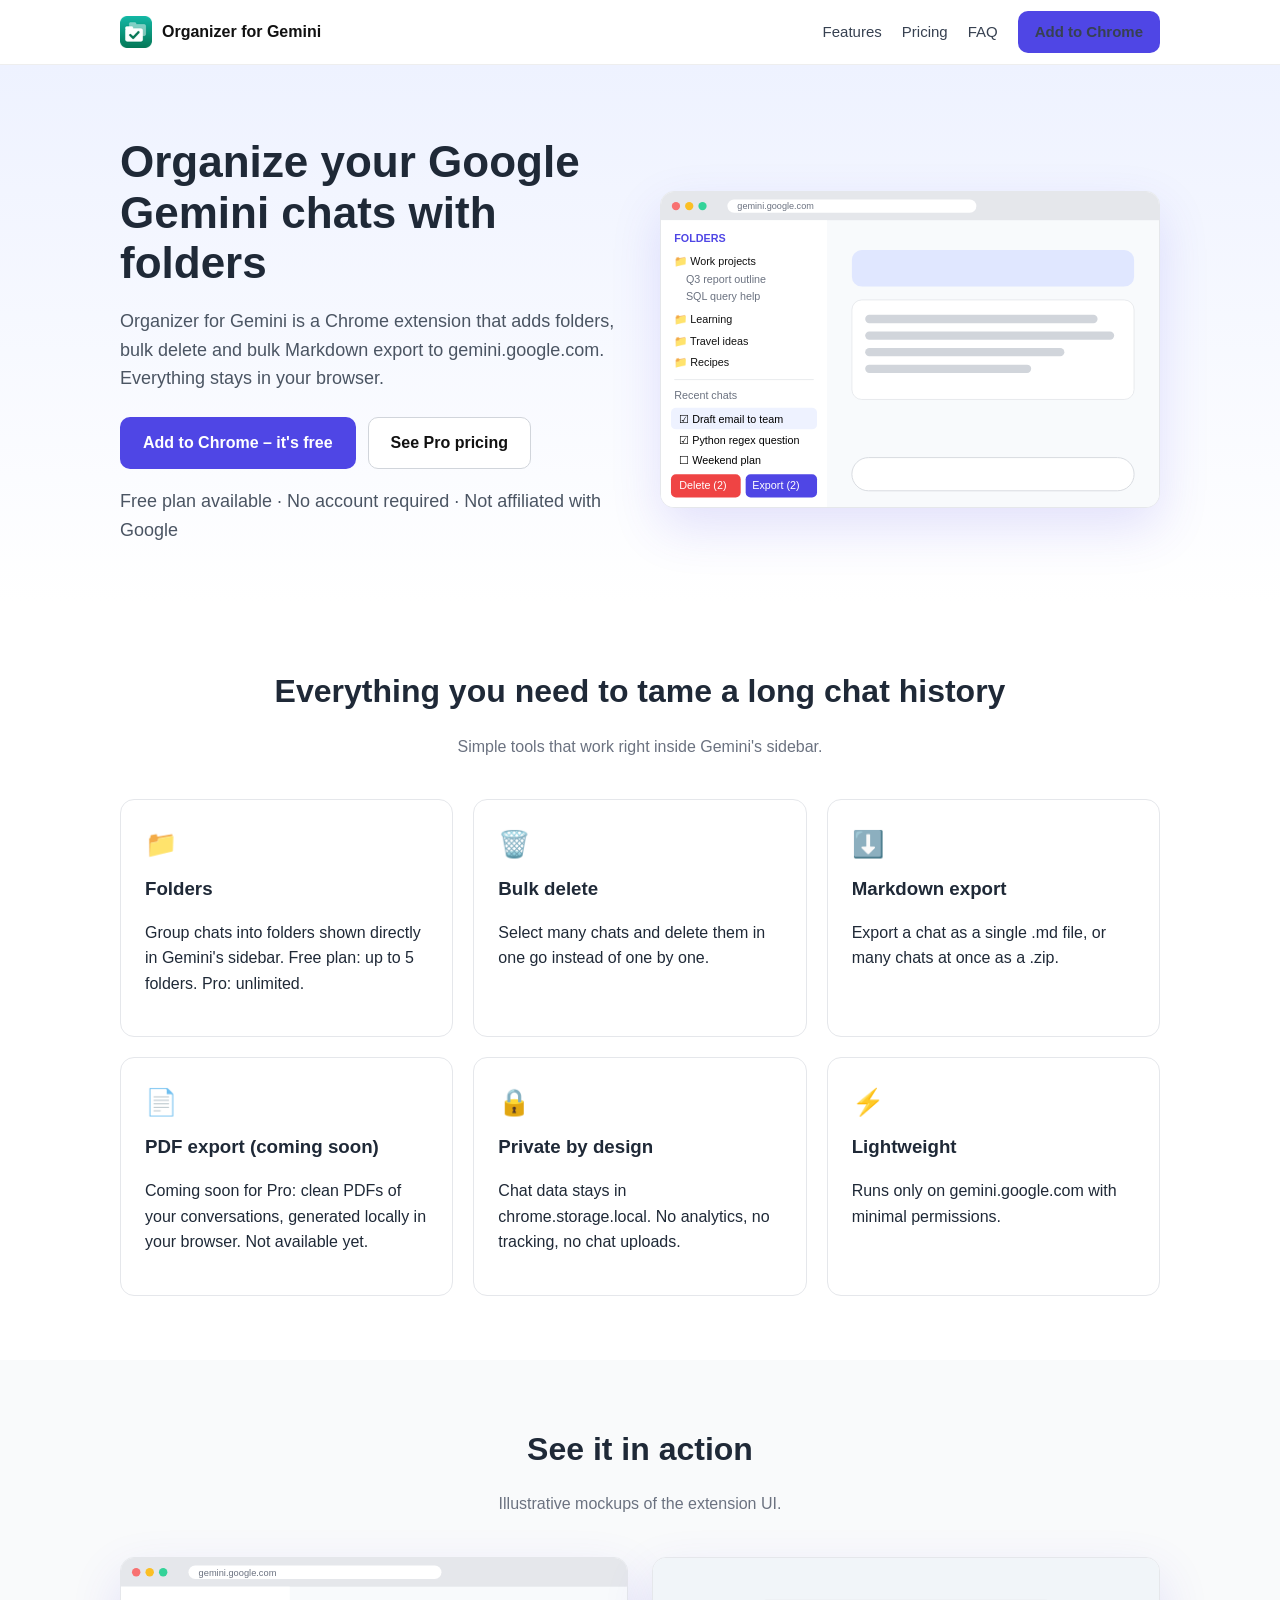
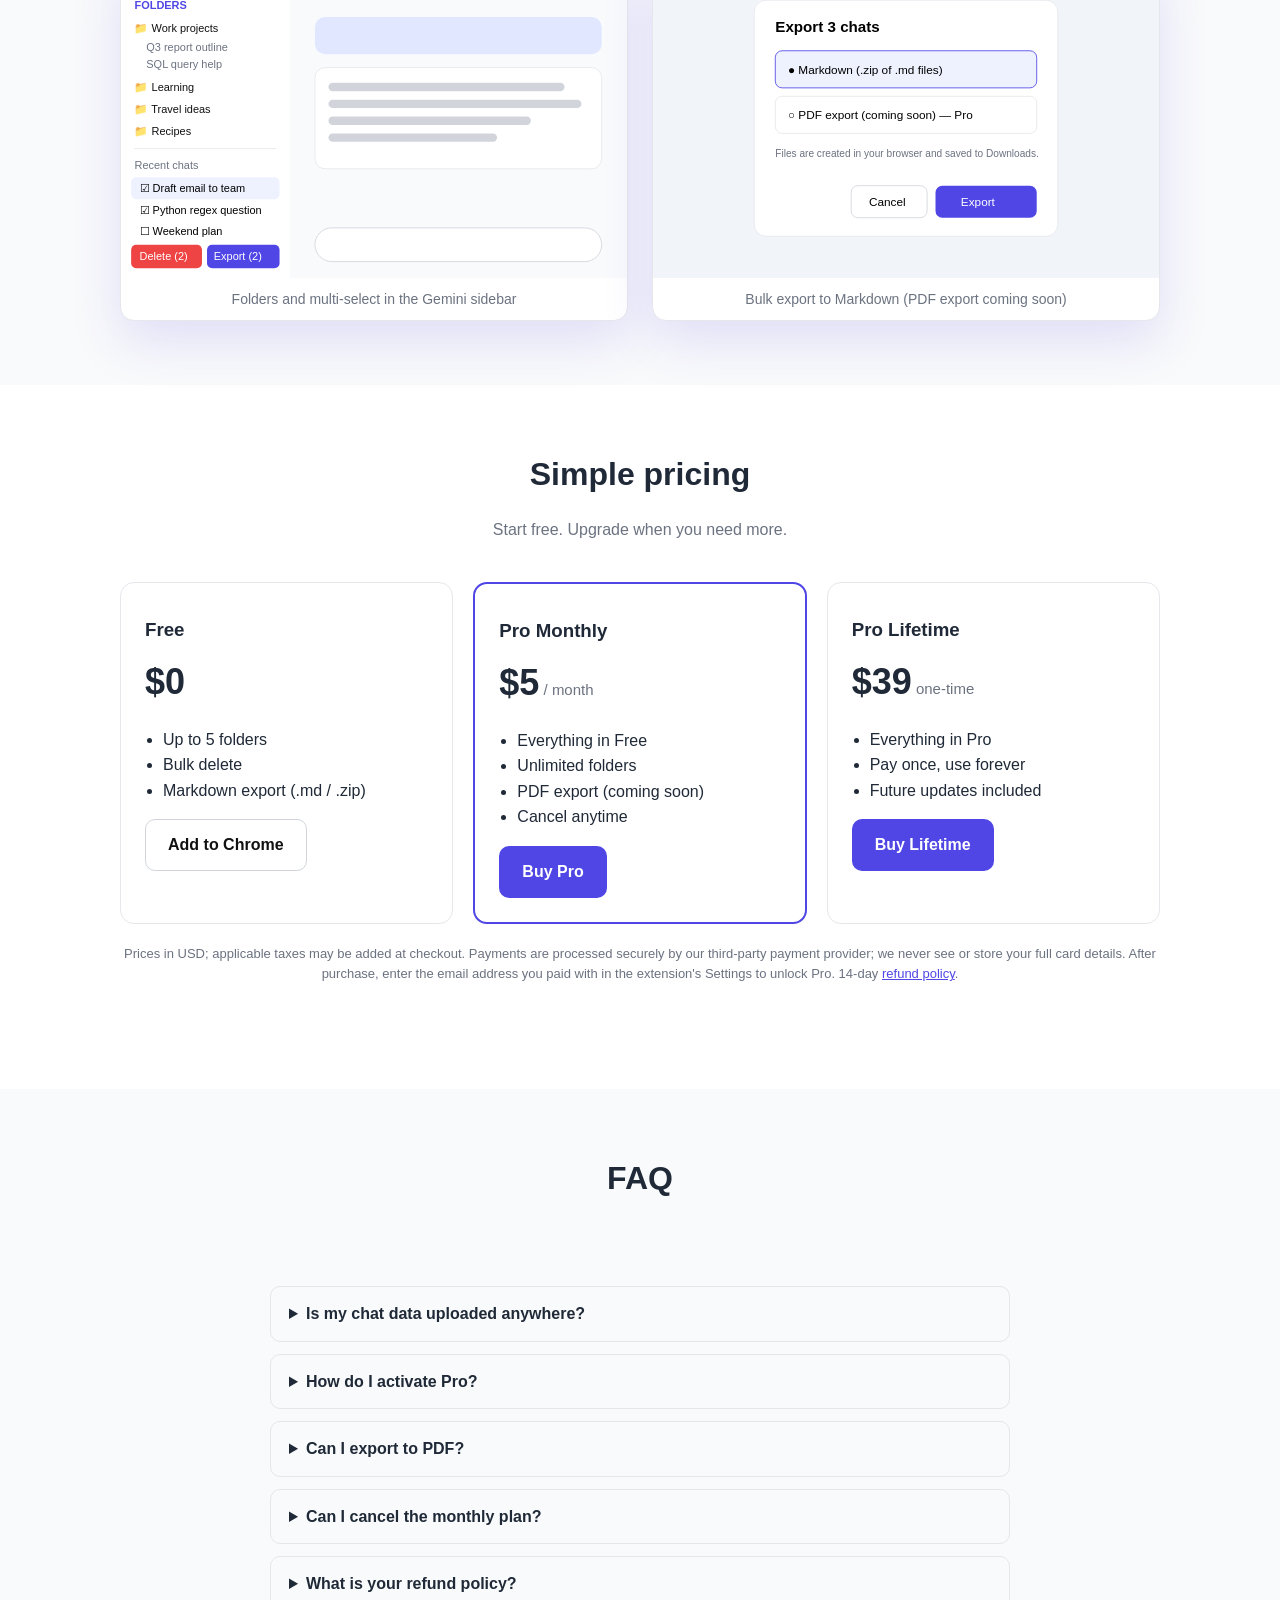
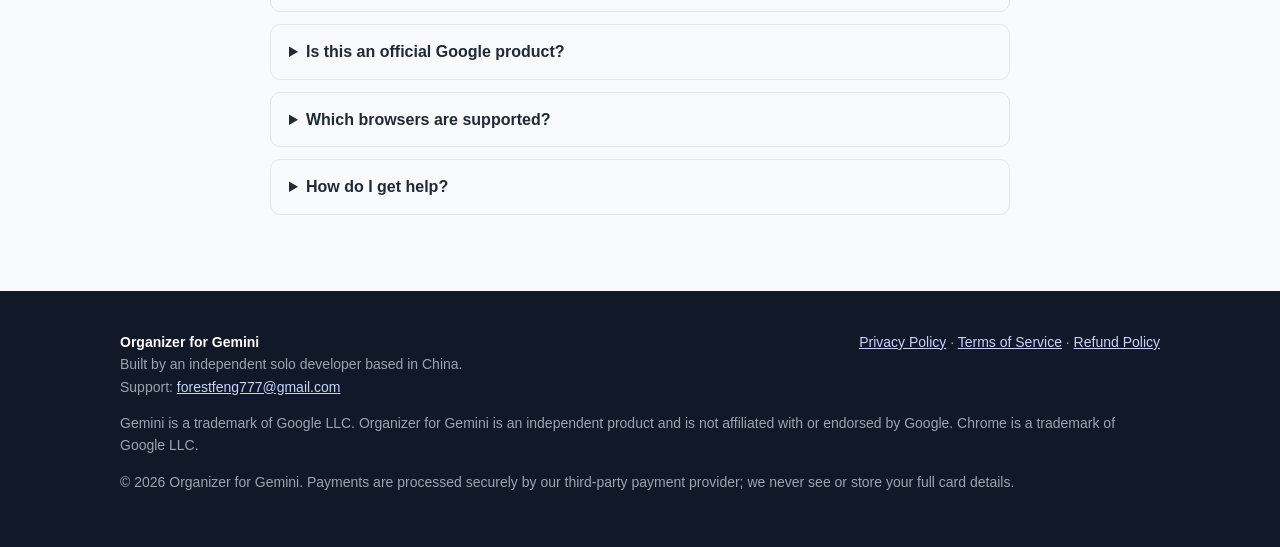
<file: index.html>
<!DOCTYPE html><html lang="en"><head><meta charset="utf-8"><meta name="viewport" content="width=device-width,initial-scale=1">
<title>Organizer for Gemini – Folders, Bulk Delete & Export for Gemini Chats</title><link rel="canonical" href="https://gemini.ownthecost.com/"><meta name="description" content="Organizer for Gemini: folders, bulk delete and Markdown export for Google Gemini chats (PDF export coming soon). A Chrome extension.">
<link rel="icon" href="assets/icon48.png"><link rel="stylesheet" href="assets/style.css"><script src="assets/config.js"></script></head><body>
<header class="nav"><div class="wrap"><a class="brand" href="index.html"><img src="assets/icon48.png" alt="">Organizer for Gemini</a>
<nav><a href="index.html#features">Features</a><a href="index.html#pricing">Pricing</a><a href="index.html#faq">FAQ</a><a class="btn btn-primary" data-link="CHROME_WEB_STORE_URL" href="#" style="padding:8px 16px">Add to Chrome</a></nav></div></header>
<section class="hero"><div class="wrap"><div><h1>Organize your Google Gemini chats with folders</h1>
<p>Organizer for Gemini is a Chrome extension that adds folders, bulk delete and bulk Markdown export to gemini.google.com. Everything stays in your browser.</p>
<div class="cta"><a class="btn btn-primary" data-link="CHROME_WEB_STORE_URL" href="#">Add to Chrome – it's free</a><a class="btn btn-ghost" href="#pricing">See Pro pricing</a></div>
<p class="small">Free plan available · No account required · Not affiliated with Google</p></div><div class="mock"><svg viewBox="0 0 600 380" xmlns="http://www.w3.org/2000/svg" font-family="Arial" font-size="13"><rect width="600" height="380" fill="#f8fafc"/><rect width="600" height="34" fill="#e5e7eb"/><circle cx="18" cy="17" r="5" fill="#f87171"/><circle cx="34" cy="17" r="5" fill="#fbbf24"/><circle cx="50" cy="17" r="5" fill="#34d399"/><rect x="80" y="9" width="300" height="16" rx="8" fill="#fff"/><text x="92" y="21" fill="#6b7280" font-size="11">gemini.google.com</text>
<rect y="34" width="200" height="346" fill="#fff"/><text x="16" y="60" font-weight="bold" fill="#4f46e5">FOLDERS</text>
<g fill="#111"><text x="16" y="88">📁 Work projects</text><text x="30" y="110" fill="#6b7280">Q3 report outline</text><text x="30" y="130" fill="#6b7280">SQL query help</text><text x="16" y="158">📁 Learning</text><text x="16" y="184">📁 Travel ideas</text><text x="16" y="210">📁 Recipes</text></g>
<line x1="16" x2="184" y1="226" y2="226" stroke="#e5e7eb"/><text x="16" y="250" fill="#6b7280">Recent chats</text><rect x="12" y="260" width="176" height="26" rx="6" fill="#eef2ff"/><text x="22" y="278">☑ Draft email to team</text><text x="22" y="304">☑ Python regex question</text><text x="22" y="328">☐ Weekend plan</text>
<rect x="12" y="340" width="84" height="28" rx="6" fill="#ef4444"/><text x="22" y="358" fill="#fff">Delete (2)</text><rect x="102" y="340" width="86" height="28" rx="6" fill="#4f46e5"/><text x="110" y="358" fill="#fff">Export (2)</text>
<rect x="230" y="70" width="340" height="44" rx="12" fill="#e0e7ff"/><rect x="230" y="130" width="340" height="120" rx="12" fill="#fff" stroke="#e5e7eb"/><g fill="#d1d5db"><rect x="246" y="148" width="280" height="10" rx="5"/><rect x="246" y="168" width="300" height="10" rx="5"/><rect x="246" y="188" width="240" height="10" rx="5"/><rect x="246" y="208" width="200" height="10" rx="5"/></g><rect x="230" y="320" width="340" height="40" rx="20" fill="#fff" stroke="#d1d5db"/></svg></div></div></section>
<section id="features"><div class="wrap"><h2>Everything you need to tame a long chat history</h2><p class="sub">Simple tools that work right inside Gemini's sidebar.</p><div class="grid3">
<div class="card"><div class="ic">📁</div><h3>Folders</h3><p>Group chats into folders shown directly in Gemini's sidebar. Free plan: up to 5 folders. Pro: unlimited.</p></div>
<div class="card"><div class="ic">🗑️</div><h3>Bulk delete</h3><p>Select many chats and delete them in one go instead of one by one.</p></div>
<div class="card"><div class="ic">⬇️</div><h3>Markdown export</h3><p>Export a chat as a single .md file, or many chats at once as a .zip.</p></div>
<div class="card"><div class="ic">📄</div><h3>PDF export (coming soon)</h3><p>Coming soon for Pro: clean PDFs of your conversations, generated locally in your browser. Not available yet.</p></div>
<div class="card"><div class="ic">🔒</div><h3>Private by design</h3><p>Chat data stays in chrome.storage.local. No analytics, no tracking, no chat uploads.</p></div>
<div class="card"><div class="ic">⚡</div><h3>Lightweight</h3><p>Runs only on gemini.google.com with minimal permissions.</p></div></div></div></section>
<section style="background:#f9fafb"><div class="wrap"><h2>See it in action</h2><p class="sub">Illustrative mockups of the extension UI.</p><div class="shots">
<figure class="mock" style="margin:0"><svg viewBox="0 0 600 380" xmlns="http://www.w3.org/2000/svg" font-family="Arial" font-size="13"><rect width="600" height="380" fill="#f8fafc"/><rect width="600" height="34" fill="#e5e7eb"/><circle cx="18" cy="17" r="5" fill="#f87171"/><circle cx="34" cy="17" r="5" fill="#fbbf24"/><circle cx="50" cy="17" r="5" fill="#34d399"/><rect x="80" y="9" width="300" height="16" rx="8" fill="#fff"/><text x="92" y="21" fill="#6b7280" font-size="11">gemini.google.com</text>
<rect y="34" width="200" height="346" fill="#fff"/><text x="16" y="60" font-weight="bold" fill="#4f46e5">FOLDERS</text>
<g fill="#111"><text x="16" y="88">📁 Work projects</text><text x="30" y="110" fill="#6b7280">Q3 report outline</text><text x="30" y="130" fill="#6b7280">SQL query help</text><text x="16" y="158">📁 Learning</text><text x="16" y="184">📁 Travel ideas</text><text x="16" y="210">📁 Recipes</text></g>
<line x1="16" x2="184" y1="226" y2="226" stroke="#e5e7eb"/><text x="16" y="250" fill="#6b7280">Recent chats</text><rect x="12" y="260" width="176" height="26" rx="6" fill="#eef2ff"/><text x="22" y="278">☑ Draft email to team</text><text x="22" y="304">☑ Python regex question</text><text x="22" y="328">☐ Weekend plan</text>
<rect x="12" y="340" width="84" height="28" rx="6" fill="#ef4444"/><text x="22" y="358" fill="#fff">Delete (2)</text><rect x="102" y="340" width="86" height="28" rx="6" fill="#4f46e5"/><text x="110" y="358" fill="#fff">Export (2)</text>
<rect x="230" y="70" width="340" height="44" rx="12" fill="#e0e7ff"/><rect x="230" y="130" width="340" height="120" rx="12" fill="#fff" stroke="#e5e7eb"/><g fill="#d1d5db"><rect x="246" y="148" width="280" height="10" rx="5"/><rect x="246" y="168" width="300" height="10" rx="5"/><rect x="246" y="188" width="240" height="10" rx="5"/><rect x="246" y="208" width="200" height="10" rx="5"/></g><rect x="230" y="320" width="340" height="40" rx="20" fill="#fff" stroke="#d1d5db"/></svg><figcaption>Folders and multi-select in the Gemini sidebar</figcaption></figure><figure class="mock" style="margin:0"><svg viewBox="0 0 600 380" xmlns="http://www.w3.org/2000/svg" font-family="Arial" font-size="14"><rect width="600" height="380" fill="#f1f5f9"/><rect x="120" y="50" width="360" height="280" rx="14" fill="#fff" stroke="#e5e7eb"/><text x="145" y="88" font-size="18" font-weight="bold">Export 3 chats</text>
<g><rect x="145" y="110" width="310" height="44" rx="8" fill="#eef2ff" stroke="#4f46e5"/><text x="160" y="137">● Markdown (.zip of .md files)</text><rect x="145" y="164" width="310" height="44" rx="8" fill="#fff" stroke="#e5e7eb"/><text x="160" y="191">○ PDF export (coming soon) — Pro</text></g>
<text x="145" y="236" fill="#6b7280" font-size="12">Files are created in your browser and saved to Downloads.</text><rect x="335" y="270" width="120" height="38" rx="8" fill="#4f46e5"/><text x="365" y="294" fill="#fff">Export</text><rect x="235" y="270" width="90" height="38" rx="8" fill="#fff" stroke="#d1d5db"/><text x="256" y="294">Cancel</text></svg><figcaption>Bulk export to Markdown (PDF export coming soon)</figcaption></figure></div></div></section>
<section id="pricing"><div class="wrap"><h2>Simple pricing</h2><p class="sub">Start free. Upgrade when you need more.</p><div class="pricing">
<div class="card"><h3>Free</h3><div class="price">$0</div><ul><li>Up to 5 folders</li><li>Bulk delete</li><li>Markdown export (.md / .zip)</li></ul><a class="btn btn-ghost" data-link="CHROME_WEB_STORE_URL" href="#">Add to Chrome</a></div>
<div class="card featured"><h3>Pro Monthly</h3><div class="price">$5<span> / month</span></div><ul><li>Everything in Free</li><li>Unlimited folders</li><li>PDF export (coming soon)</li><li>Cancel anytime</li></ul><a class="btn btn-primary" data-link="CHECKOUT_MONTHLY_URL" href="#">Buy Pro</a></div>
<div class="card"><h3>Pro Lifetime</h3><div class="price">$39<span> one-time</span></div><ul><li>Everything in Pro</li><li>Pay once, use forever</li><li>Future updates included</li></ul><a class="btn btn-primary" data-link="CHECKOUT_LIFETIME_URL" href="#">Buy Lifetime</a></div></div>
<p class="sub small" style="margin-top:20px">Prices in USD; applicable taxes may be added at checkout. Payments are processed securely by our third-party payment provider; we never see or store your full card details. After purchase, enter the email address you paid with in the extension's Settings to unlock Pro. 14-day <a href="refund.html">refund policy</a>.</p></div></section>
<section id="faq" style="background:#f9fafb"><div class="wrap" style="max-width:780px"><h2>FAQ</h2><p class="sub">&nbsp;</p>
<details><summary>Is my chat data uploaded anywhere?</summary><p>No. Folders and cached titles are stored locally in your browser (chrome.storage.local). Exports are generated in your browser. The only network request is license validation, which sends only your purchase email and a random installation ID.</p></details>
<details><summary>How do I activate Pro?</summary><p>Open the extension's Settings, enter the email address you used at checkout and click Activate.</p></details>
<details><summary>Can I export to PDF?</summary><p>Not yet. PDF export is coming soon for Pro. Today you can export any chat to Markdown (.md), or several chats as a .zip, on the free plan.</p></details>
<details><summary>Can I cancel the monthly plan?</summary><p>Yes, anytime. You keep Pro until the end of the paid period. Use the link in your receipt email or contact support.</p></details>
<details><summary>What is your refund policy?</summary><p>Full refund within 14 days of purchase, no questions asked. See the <a href="refund.html">Refund Policy</a>.</p></details>
<details><summary>Is this an official Google product?</summary><p>No. Organizer for Gemini is an independent extension, not affiliated with or endorsed by Google.</p></details>
<details><summary>Which browsers are supported?</summary><p>Google Chrome and most Chromium-based browsers (e.g. Edge, Brave) that support Chrome Web Store extensions.</p></details>
<details><summary>How do I get help?</summary><p>Email <a data-email href="mailto:forestfeng777@gmail.com">forestfeng777@gmail.com</a>. We usually reply within 1–2 business days.</p></details></div></section><footer><div class="wrap"><div class="cols"><div><strong style="color:#fff">Organizer for Gemini</strong><br>Built by an independent solo developer based in China.<br>Support: <a data-email href="mailto:forestfeng777@gmail.com">forestfeng777@gmail.com</a></div>
<div><a href="privacy.html">Privacy Policy</a> · <a href="terms.html">Terms of Service</a> · <a href="refund.html">Refund Policy</a></div></div>
<p>Gemini is a trademark of Google LLC. Organizer for Gemini is an independent product and is not affiliated with or endorsed by Google. Chrome is a trademark of Google LLC.</p>
<p>&copy; <span id="year">2026</span> Organizer for Gemini. Payments are processed securely by our third-party payment provider; we never see or store your full card details.</p></div></footer></body></html>
</file>
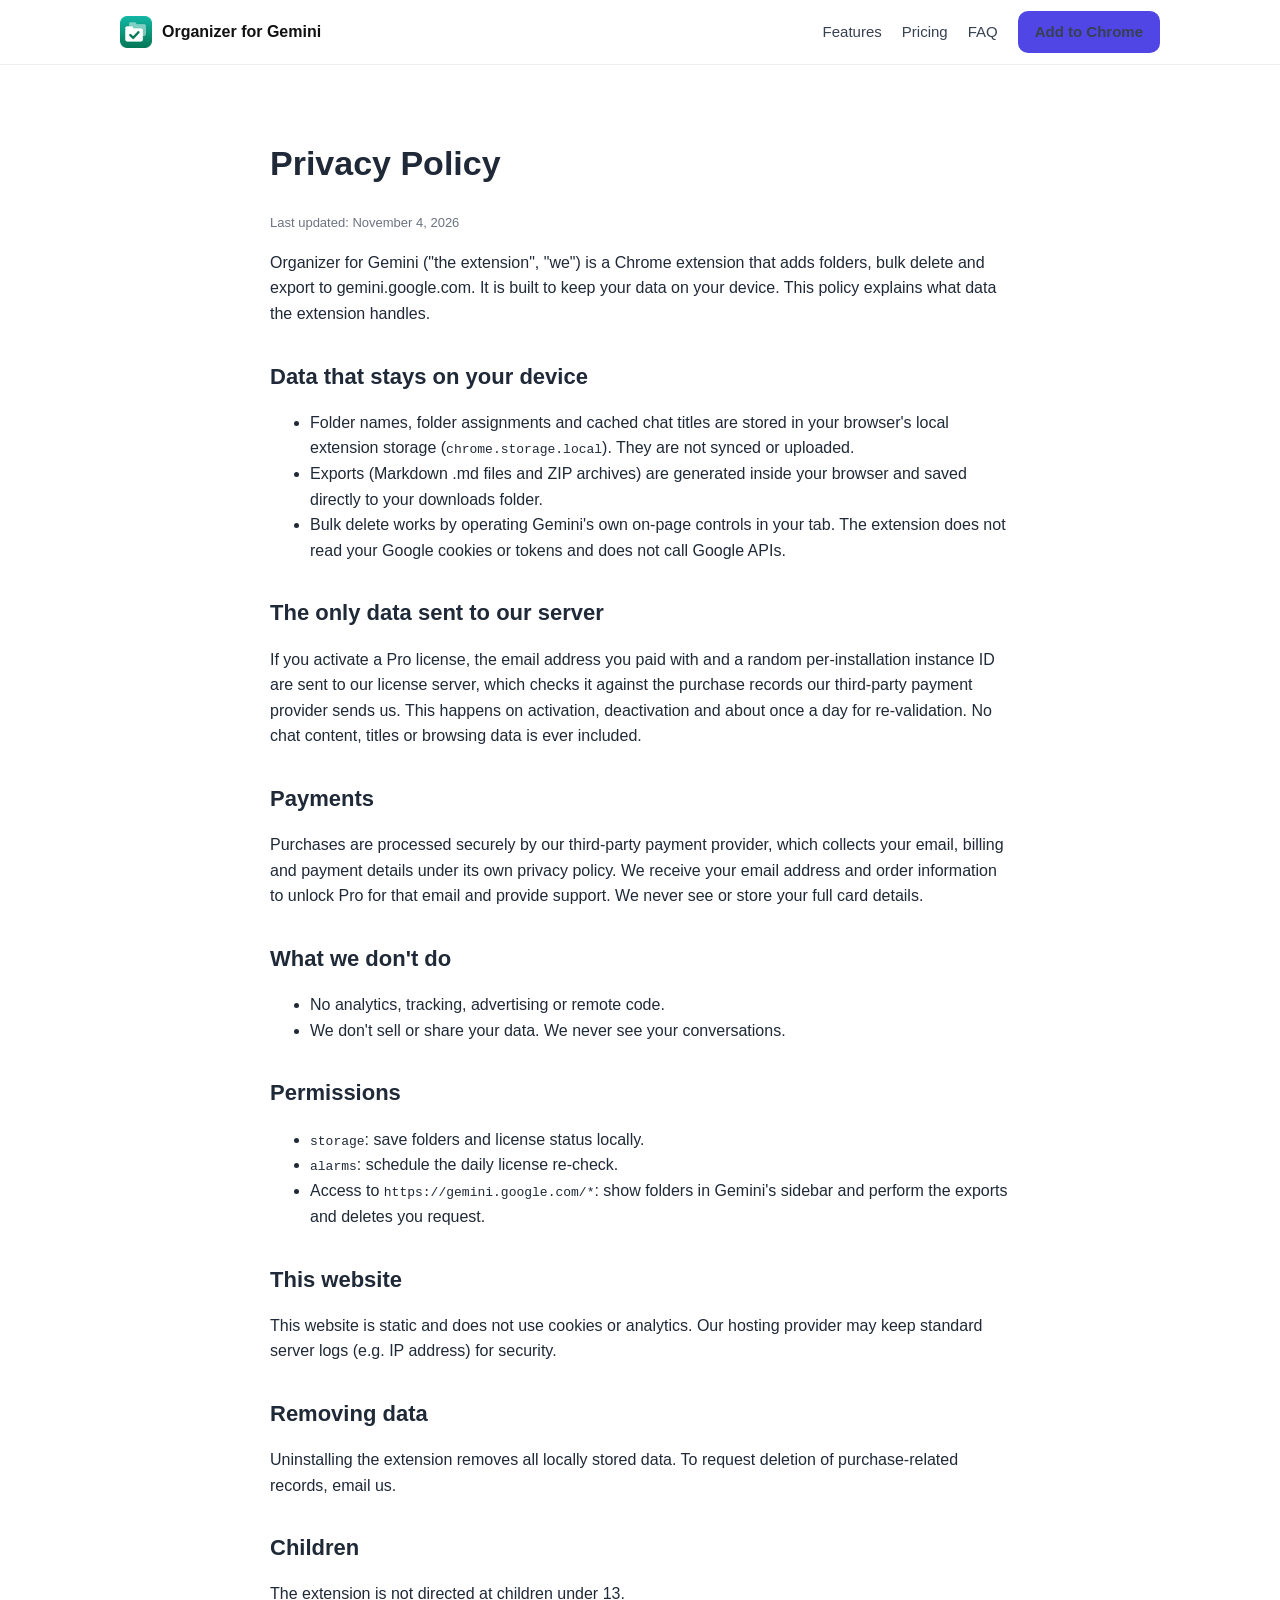
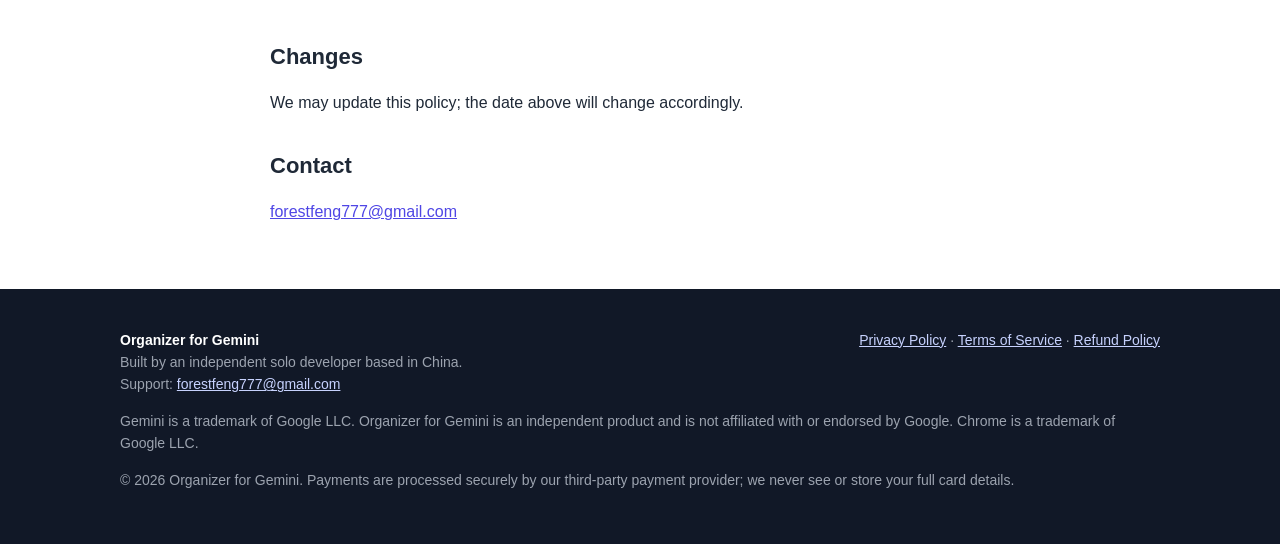
<file: privacy.html>
<!DOCTYPE html><html lang="en"><head><meta charset="utf-8"><meta name="viewport" content="width=device-width,initial-scale=1">
<title>Privacy Policy – Organizer for Gemini</title><link rel="canonical" href="https://gemini.ownthecost.com/privacy.html"><meta name="description" content="Organizer for Gemini: folders, bulk delete and Markdown export for Google Gemini chats (PDF export coming soon). A Chrome extension.">
<link rel="icon" href="assets/icon48.png"><link rel="stylesheet" href="assets/style.css"><script src="assets/config.js"></script></head><body>
<header class="nav"><div class="wrap"><a class="brand" href="index.html"><img src="assets/icon48.png" alt="">Organizer for Gemini</a>
<nav><a href="index.html#features">Features</a><a href="index.html#pricing">Pricing</a><a href="index.html#faq">FAQ</a><a class="btn btn-primary" data-link="CHROME_WEB_STORE_URL" href="#" style="padding:8px 16px">Add to Chrome</a></nav></div></header><main class="legal"><h1>Privacy Policy</h1><p class="small">Last updated: November 4, 2026</p><p>Organizer for Gemini ("the extension", "we") is a Chrome extension that adds folders, bulk delete and export to gemini.google.com. It is built to keep your data on your device. This policy explains what data the extension handles.</p>
<h2>Data that stays on your device</h2><ul><li>Folder names, folder assignments and cached chat titles are stored in your browser's local extension storage (<code>chrome.storage.local</code>). They are not synced or uploaded.</li><li>Exports (Markdown .md files and ZIP archives) are generated inside your browser and saved directly to your downloads folder.</li><li>Bulk delete works by operating Gemini's own on-page controls in your tab. The extension does not read your Google cookies or tokens and does not call Google APIs.</li></ul>
<h2>The only data sent to our server</h2><p>If you activate a Pro license, the email address you paid with and a random per-installation instance ID are sent to our license server, which checks it against the purchase records our third-party payment provider sends us. This happens on activation, deactivation and about once a day for re-validation. No chat content, titles or browsing data is ever included.</p>
<h2>Payments</h2><p>Purchases are processed securely by our third-party payment provider, which collects your email, billing and payment details under its own privacy policy. We receive your email address and order information to unlock Pro for that email and provide support. We never see or store your full card details.</p>
<h2>What we don't do</h2><ul><li>No analytics, tracking, advertising or remote code.</li><li>We don't sell or share your data. We never see your conversations.</li></ul>
<h2>Permissions</h2><ul><li><code>storage</code>: save folders and license status locally.</li><li><code>alarms</code>: schedule the daily license re-check.</li><li>Access to <code>https://gemini.google.com/*</code>: show folders in Gemini's sidebar and perform the exports and deletes you request.</li></ul>
<h2>This website</h2><p>This website is static and does not use cookies or analytics. Our hosting provider may keep standard server logs (e.g. IP address) for security.</p>
<h2>Removing data</h2><p>Uninstalling the extension removes all locally stored data. To request deletion of purchase-related records, email us.</p>
<h2>Children</h2><p>The extension is not directed at children under 13.</p>
<h2>Changes</h2><p>We may update this policy; the date above will change accordingly.</p>
<h2>Contact</h2><p><a data-email href="mailto:forestfeng777@gmail.com">forestfeng777@gmail.com</a></p></main><footer><div class="wrap"><div class="cols"><div><strong style="color:#fff">Organizer for Gemini</strong><br>Built by an independent solo developer based in China.<br>Support: <a data-email href="mailto:forestfeng777@gmail.com">forestfeng777@gmail.com</a></div>
<div><a href="privacy.html">Privacy Policy</a> · <a href="terms.html">Terms of Service</a> · <a href="refund.html">Refund Policy</a></div></div>
<p>Gemini is a trademark of Google LLC. Organizer for Gemini is an independent product and is not affiliated with or endorsed by Google. Chrome is a trademark of Google LLC.</p>
<p>&copy; <span id="year">2026</span> Organizer for Gemini. Payments are processed securely by our third-party payment provider; we never see or store your full card details.</p></div></footer></body></html>
</file>
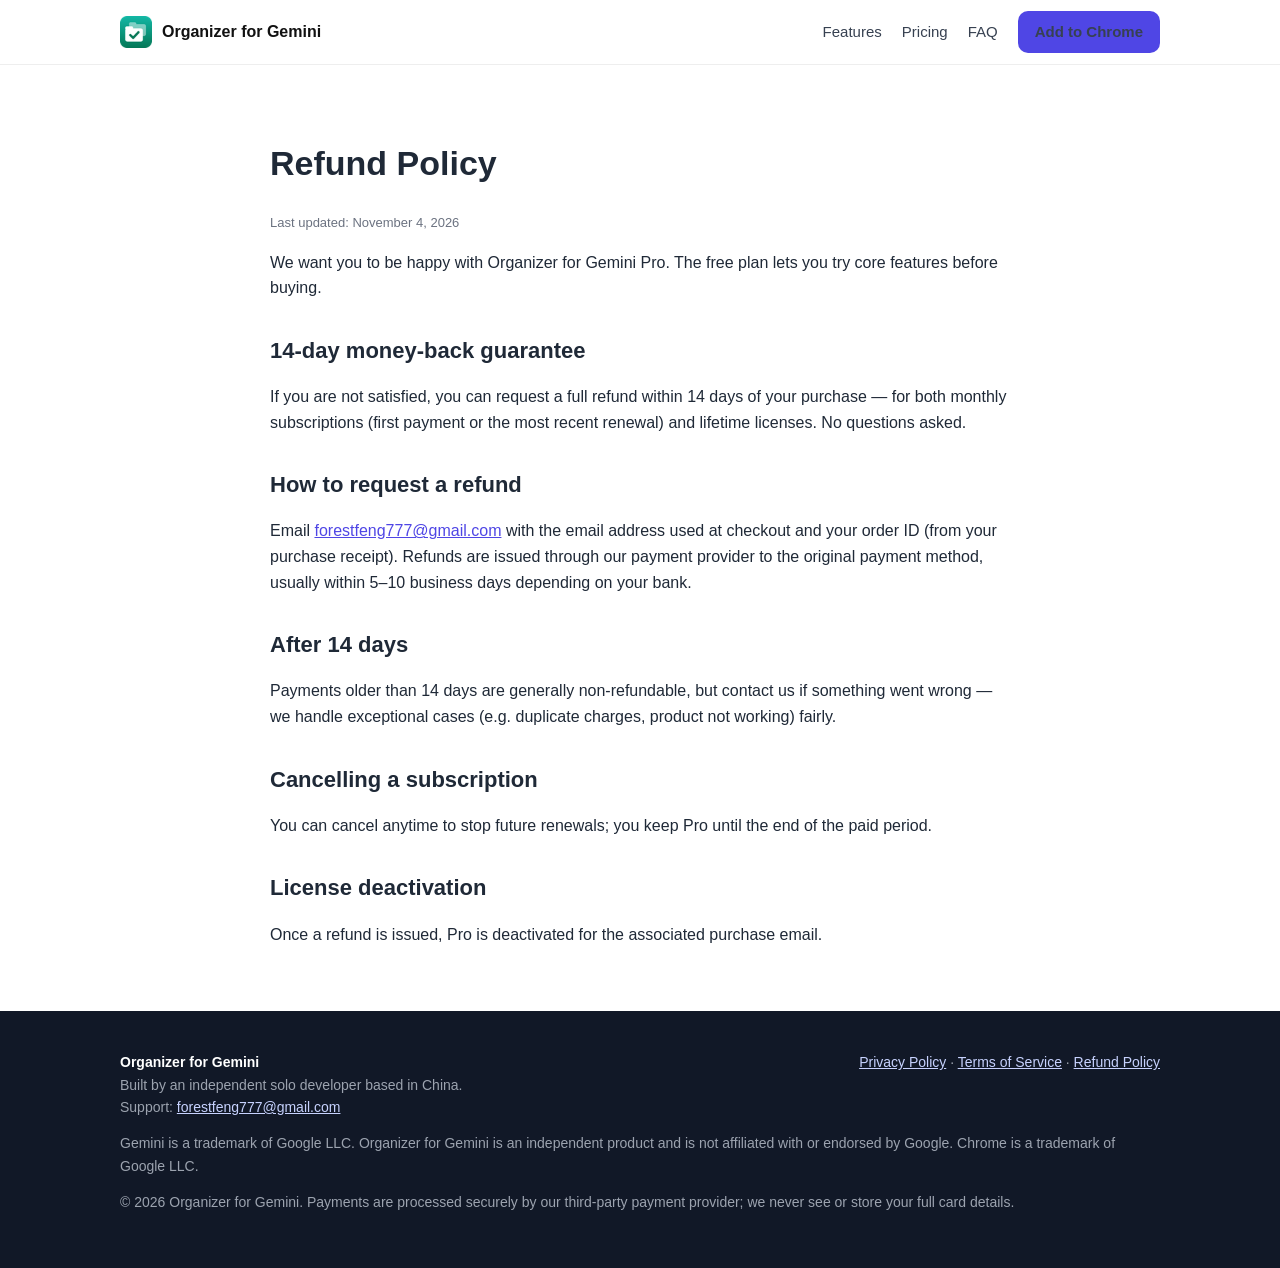
<file: refund.html>
<!DOCTYPE html><html lang="en"><head><meta charset="utf-8"><meta name="viewport" content="width=device-width,initial-scale=1">
<title>Refund Policy – Organizer for Gemini</title><link rel="canonical" href="https://gemini.ownthecost.com/refund.html"><meta name="description" content="Organizer for Gemini: folders, bulk delete and Markdown export for Google Gemini chats (PDF export coming soon). A Chrome extension.">
<link rel="icon" href="assets/icon48.png"><link rel="stylesheet" href="assets/style.css"><script src="assets/config.js"></script></head><body>
<header class="nav"><div class="wrap"><a class="brand" href="index.html"><img src="assets/icon48.png" alt="">Organizer for Gemini</a>
<nav><a href="index.html#features">Features</a><a href="index.html#pricing">Pricing</a><a href="index.html#faq">FAQ</a><a class="btn btn-primary" data-link="CHROME_WEB_STORE_URL" href="#" style="padding:8px 16px">Add to Chrome</a></nav></div></header><main class="legal"><h1>Refund Policy</h1><p class="small">Last updated: November 4, 2026</p><p>We want you to be happy with Organizer for Gemini Pro. The free plan lets you try core features before buying.</p>
<h2>14-day money-back guarantee</h2><p>If you are not satisfied, you can request a full refund within 14 days of your purchase — for both monthly subscriptions (first payment or the most recent renewal) and lifetime licenses. No questions asked.</p>
<h2>How to request a refund</h2><p>Email <a data-email href="mailto:forestfeng777@gmail.com">forestfeng777@gmail.com</a> with the email address used at checkout and your order ID (from your purchase receipt). Refunds are issued through our payment provider to the original payment method, usually within 5–10 business days depending on your bank.</p>
<h2>After 14 days</h2><p>Payments older than 14 days are generally non-refundable, but contact us if something went wrong — we handle exceptional cases (e.g. duplicate charges, product not working) fairly.</p>
<h2>Cancelling a subscription</h2><p>You can cancel anytime to stop future renewals; you keep Pro until the end of the paid period.</p>
<h2>License deactivation</h2><p>Once a refund is issued, Pro is deactivated for the associated purchase email.</p></main><footer><div class="wrap"><div class="cols"><div><strong style="color:#fff">Organizer for Gemini</strong><br>Built by an independent solo developer based in China.<br>Support: <a data-email href="mailto:forestfeng777@gmail.com">forestfeng777@gmail.com</a></div>
<div><a href="privacy.html">Privacy Policy</a> · <a href="terms.html">Terms of Service</a> · <a href="refund.html">Refund Policy</a></div></div>
<p>Gemini is a trademark of Google LLC. Organizer for Gemini is an independent product and is not affiliated with or endorsed by Google. Chrome is a trademark of Google LLC.</p>
<p>&copy; <span id="year">2026</span> Organizer for Gemini. Payments are processed securely by our third-party payment provider; we never see or store your full card details.</p></div></footer></body></html>
</file>
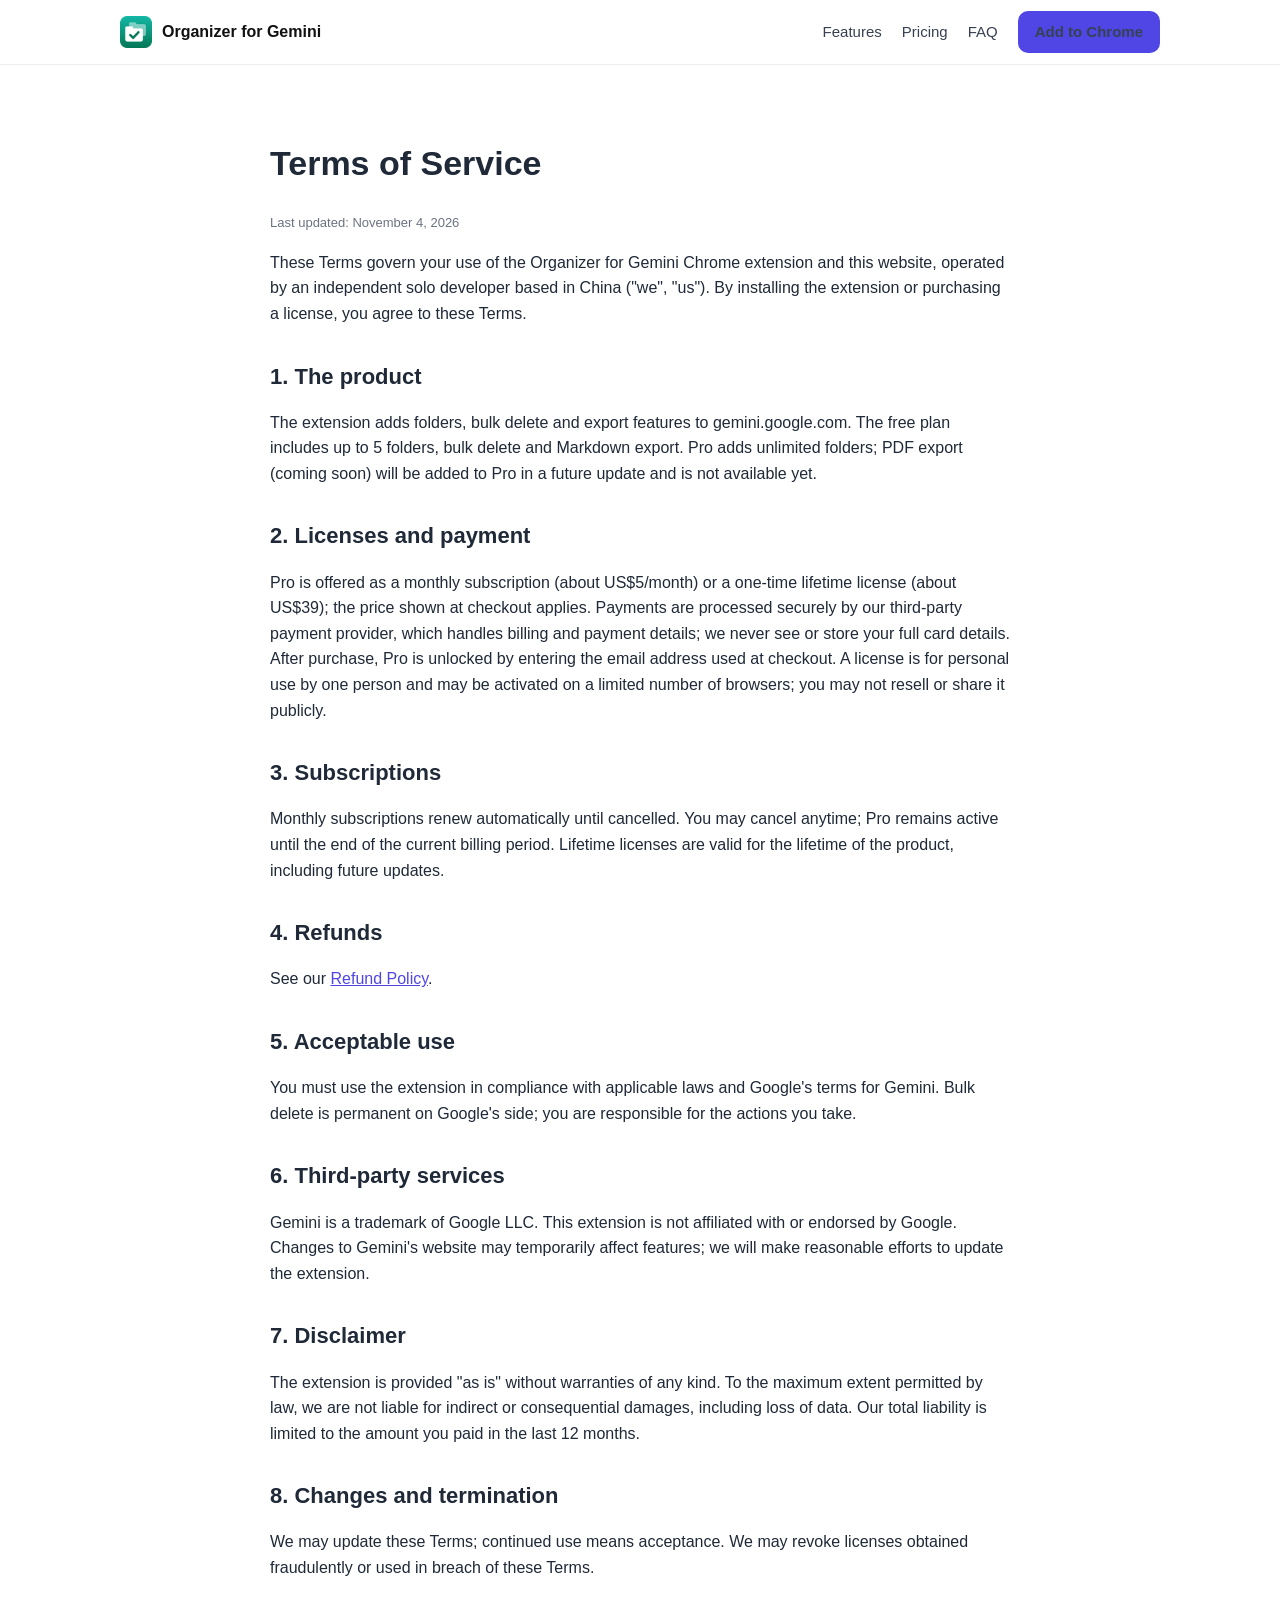
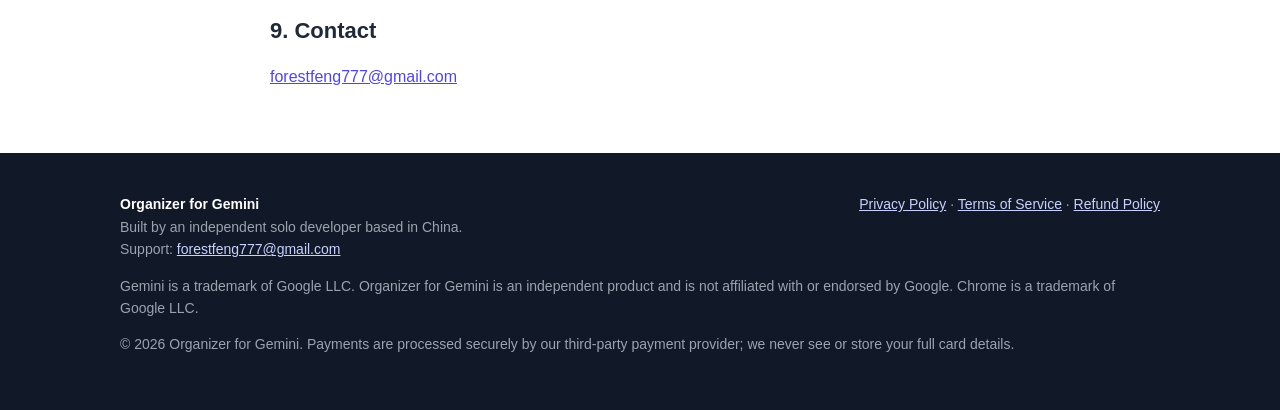
<file: terms.html>
<!DOCTYPE html><html lang="en"><head><meta charset="utf-8"><meta name="viewport" content="width=device-width,initial-scale=1">
<title>Terms of Service – Organizer for Gemini</title><link rel="canonical" href="https://gemini.ownthecost.com/terms.html"><meta name="description" content="Organizer for Gemini: folders, bulk delete and Markdown export for Google Gemini chats (PDF export coming soon). A Chrome extension.">
<link rel="icon" href="assets/icon48.png"><link rel="stylesheet" href="assets/style.css"><script src="assets/config.js"></script></head><body>
<header class="nav"><div class="wrap"><a class="brand" href="index.html"><img src="assets/icon48.png" alt="">Organizer for Gemini</a>
<nav><a href="index.html#features">Features</a><a href="index.html#pricing">Pricing</a><a href="index.html#faq">FAQ</a><a class="btn btn-primary" data-link="CHROME_WEB_STORE_URL" href="#" style="padding:8px 16px">Add to Chrome</a></nav></div></header><main class="legal"><h1>Terms of Service</h1><p class="small">Last updated: November 4, 2026</p><p>These Terms govern your use of the Organizer for Gemini Chrome extension and this website, operated by an independent solo developer based in China ("we", "us"). By installing the extension or purchasing a license, you agree to these Terms.</p>
<h2>1. The product</h2><p>The extension adds folders, bulk delete and export features to gemini.google.com. The free plan includes up to 5 folders, bulk delete and Markdown export. Pro adds unlimited folders; PDF export (coming soon) will be added to Pro in a future update and is not available yet.</p>
<h2>2. Licenses and payment</h2><p>Pro is offered as a monthly subscription (about US$5/month) or a one-time lifetime license (about US$39); the price shown at checkout applies. Payments are processed securely by our third-party payment provider, which handles billing and payment details; we never see or store your full card details. After purchase, Pro is unlocked by entering the email address used at checkout. A license is for personal use by one person and may be activated on a limited number of browsers; you may not resell or share it publicly.</p>
<h2>3. Subscriptions</h2><p>Monthly subscriptions renew automatically until cancelled. You may cancel anytime; Pro remains active until the end of the current billing period. Lifetime licenses are valid for the lifetime of the product, including future updates.</p>
<h2>4. Refunds</h2><p>See our <a href="refund.html">Refund Policy</a>.</p>
<h2>5. Acceptable use</h2><p>You must use the extension in compliance with applicable laws and Google's terms for Gemini. Bulk delete is permanent on Google's side; you are responsible for the actions you take.</p>
<h2>6. Third-party services</h2><p>Gemini is a trademark of Google LLC. This extension is not affiliated with or endorsed by Google. Changes to Gemini's website may temporarily affect features; we will make reasonable efforts to update the extension.</p>
<h2>7. Disclaimer</h2><p>The extension is provided "as is" without warranties of any kind. To the maximum extent permitted by law, we are not liable for indirect or consequential damages, including loss of data. Our total liability is limited to the amount you paid in the last 12 months.</p>
<h2>8. Changes and termination</h2><p>We may update these Terms; continued use means acceptance. We may revoke licenses obtained fraudulently or used in breach of these Terms.</p>
<h2>9. Contact</h2><p><a data-email href="mailto:forestfeng777@gmail.com">forestfeng777@gmail.com</a></p></main><footer><div class="wrap"><div class="cols"><div><strong style="color:#fff">Organizer for Gemini</strong><br>Built by an independent solo developer based in China.<br>Support: <a data-email href="mailto:forestfeng777@gmail.com">forestfeng777@gmail.com</a></div>
<div><a href="privacy.html">Privacy Policy</a> · <a href="terms.html">Terms of Service</a> · <a href="refund.html">Refund Policy</a></div></div>
<p>Gemini is a trademark of Google LLC. Organizer for Gemini is an independent product and is not affiliated with or endorsed by Google. Chrome is a trademark of Google LLC.</p>
<p>&copy; <span id="year">2026</span> Organizer for Gemini. Payments are processed securely by our third-party payment provider; we never see or store your full card details.</p></div></footer></body></html>
</file>
<file: assets/style.css>
*{box-sizing:border-box}body{margin:0;font-family:-apple-system,BlinkMacSystemFont,"Segoe UI",Roboto,Inter,sans-serif;color:#1f2937;background:#fff;line-height:1.6}
a{color:#4f46e5}.wrap{max-width:1080px;margin:0 auto;padding:0 20px}
header.nav{position:sticky;top:0;background:rgba(255,255,255,.92);backdrop-filter:blur(8px);border-bottom:1px solid #eee;z-index:10}
.nav .wrap{display:flex;align-items:center;justify-content:space-between;height:64px}.brand{display:flex;gap:10px;align-items:center;font-weight:700;color:#111;text-decoration:none}.brand img{width:32px;height:32px}
.nav nav a{margin-left:20px;color:#374151;text-decoration:none;font-size:15px}
.btn{display:inline-block;padding:12px 22px;border-radius:10px;font-weight:600;text-decoration:none;border:1px solid transparent}
.btn-primary{background:#4f46e5;color:#fff}.btn-primary:hover{background:#4338ca}.btn-ghost{border-color:#d1d5db;color:#111;background:#fff}
.hero{padding:72px 0 40px;background:linear-gradient(180deg,#eef2ff,#fff)}.hero .wrap{display:grid;grid-template-columns:1fr 1fr;gap:40px;align-items:center}
.hero h1{font-size:44px;line-height:1.15;margin:0 0 16px}.hero p{font-size:18px;color:#4b5563}.cta{display:flex;gap:12px;flex-wrap:wrap;margin-top:24px}
.small{font-size:13px;color:#6b7280}
section{padding:64px 0}h2{font-size:32px;text-align:center;margin:0 0 12px}.sub{text-align:center;color:#6b7280;margin-bottom:40px}
.grid3{display:grid;grid-template-columns:repeat(3,1fr);gap:20px}.card{border:1px solid #e5e7eb;border-radius:14px;padding:24px;background:#fff}
.card h3{margin:8px 0}.ic{font-size:26px}
.mock{border:1px solid #e5e7eb;border-radius:14px;box-shadow:0 20px 50px rgba(79,70,229,.15);background:#fff;overflow:hidden}.mock svg{display:block;width:100%;height:auto}
.shots{display:grid;grid-template-columns:1fr 1fr;gap:24px}.shots figcaption{text-align:center;color:#6b7280;font-size:14px;padding:10px}
.pricing{display:grid;grid-template-columns:repeat(3,1fr);gap:20px}.price{font-size:36px;font-weight:800}.price span{font-size:15px;font-weight:400;color:#6b7280}
.card ul{padding-left:18px}.card.featured{border:2px solid #4f46e5}
details{border:1px solid #e5e7eb;border-radius:10px;padding:14px 18px;margin-bottom:12px}summary{font-weight:600;cursor:pointer}
footer{background:#111827;color:#9ca3af;padding:40px 0;font-size:14px}footer a{color:#c7d2fe}footer .cols{display:flex;justify-content:space-between;flex-wrap:wrap;gap:20px}
.legal{max-width:780px;margin:0 auto;padding:48px 20px}.legal h1{font-size:34px}.legal h2{text-align:left;font-size:22px;margin-top:32px}
@media(max-width:820px){.hero .wrap,.grid3,.pricing,.shots{grid-template-columns:1fr}.hero h1{font-size:34px}.nav nav a:not(.btn){display:none}}
</file>
